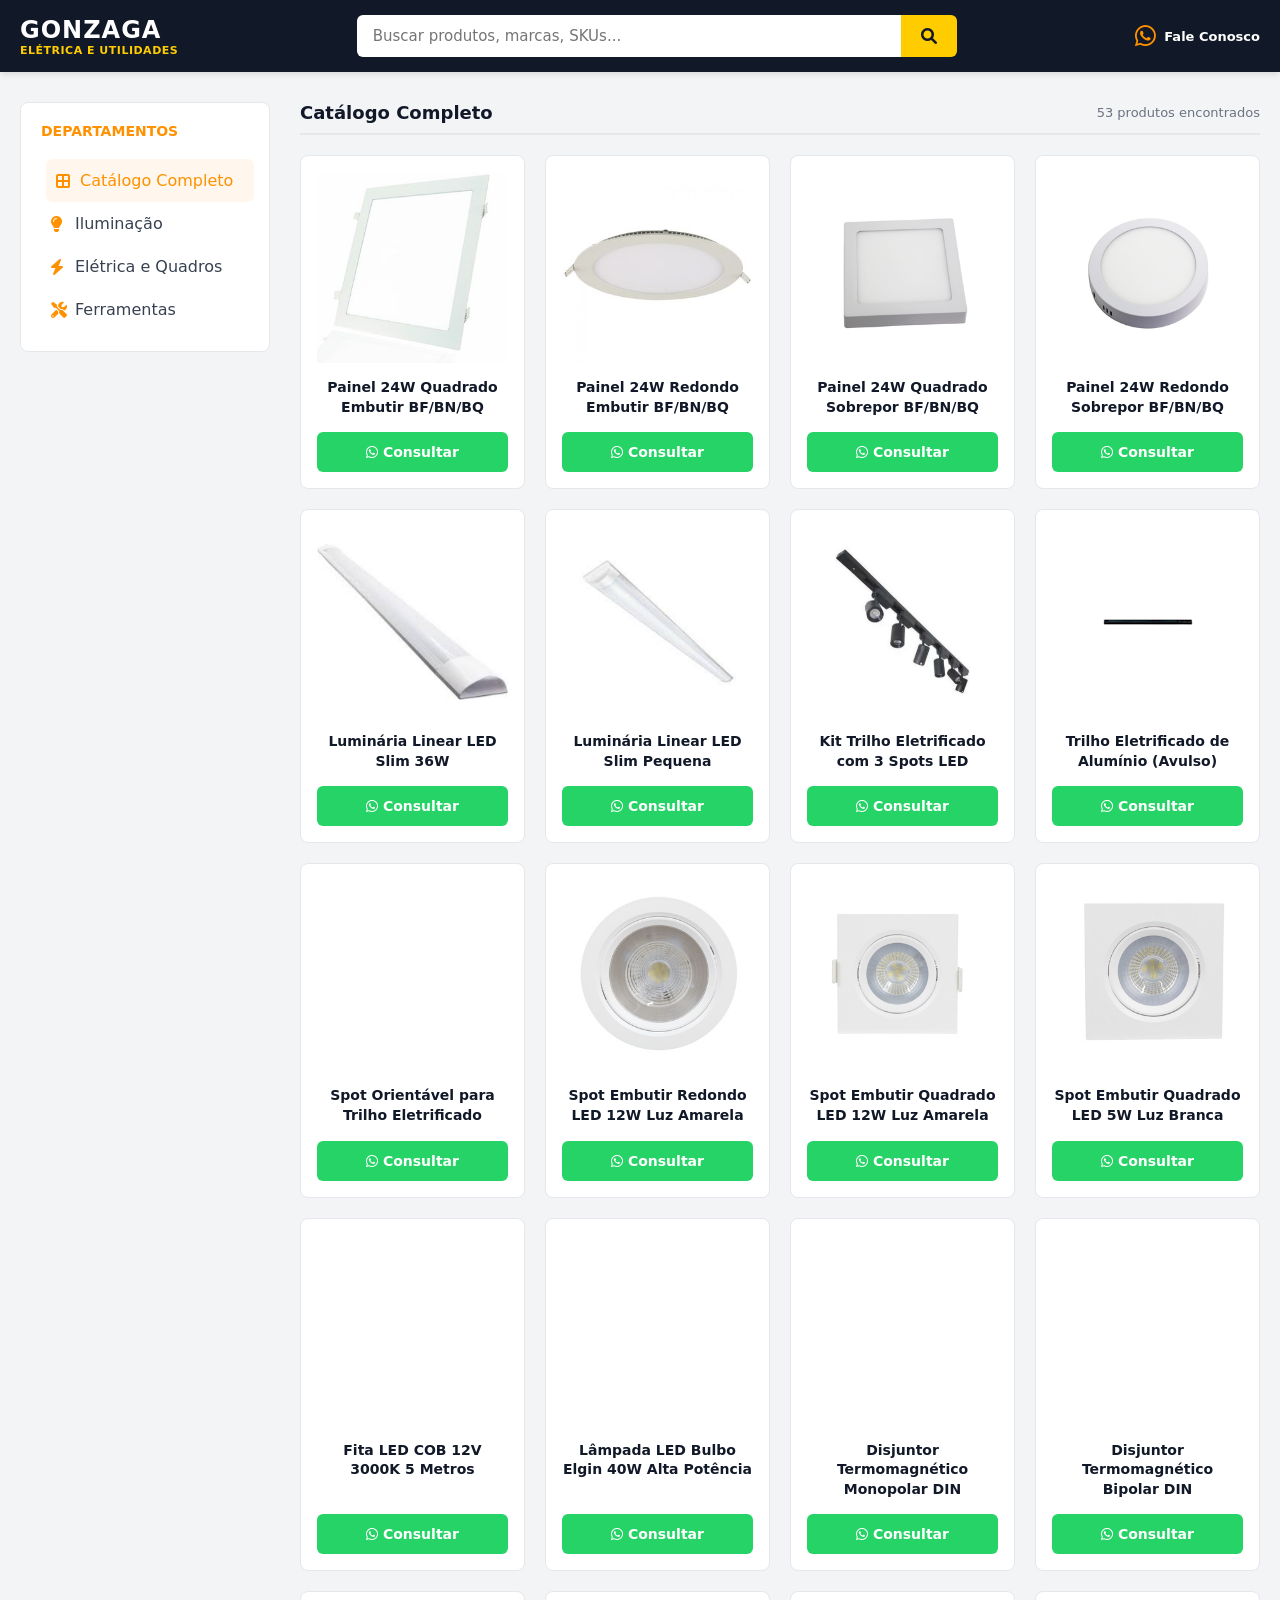
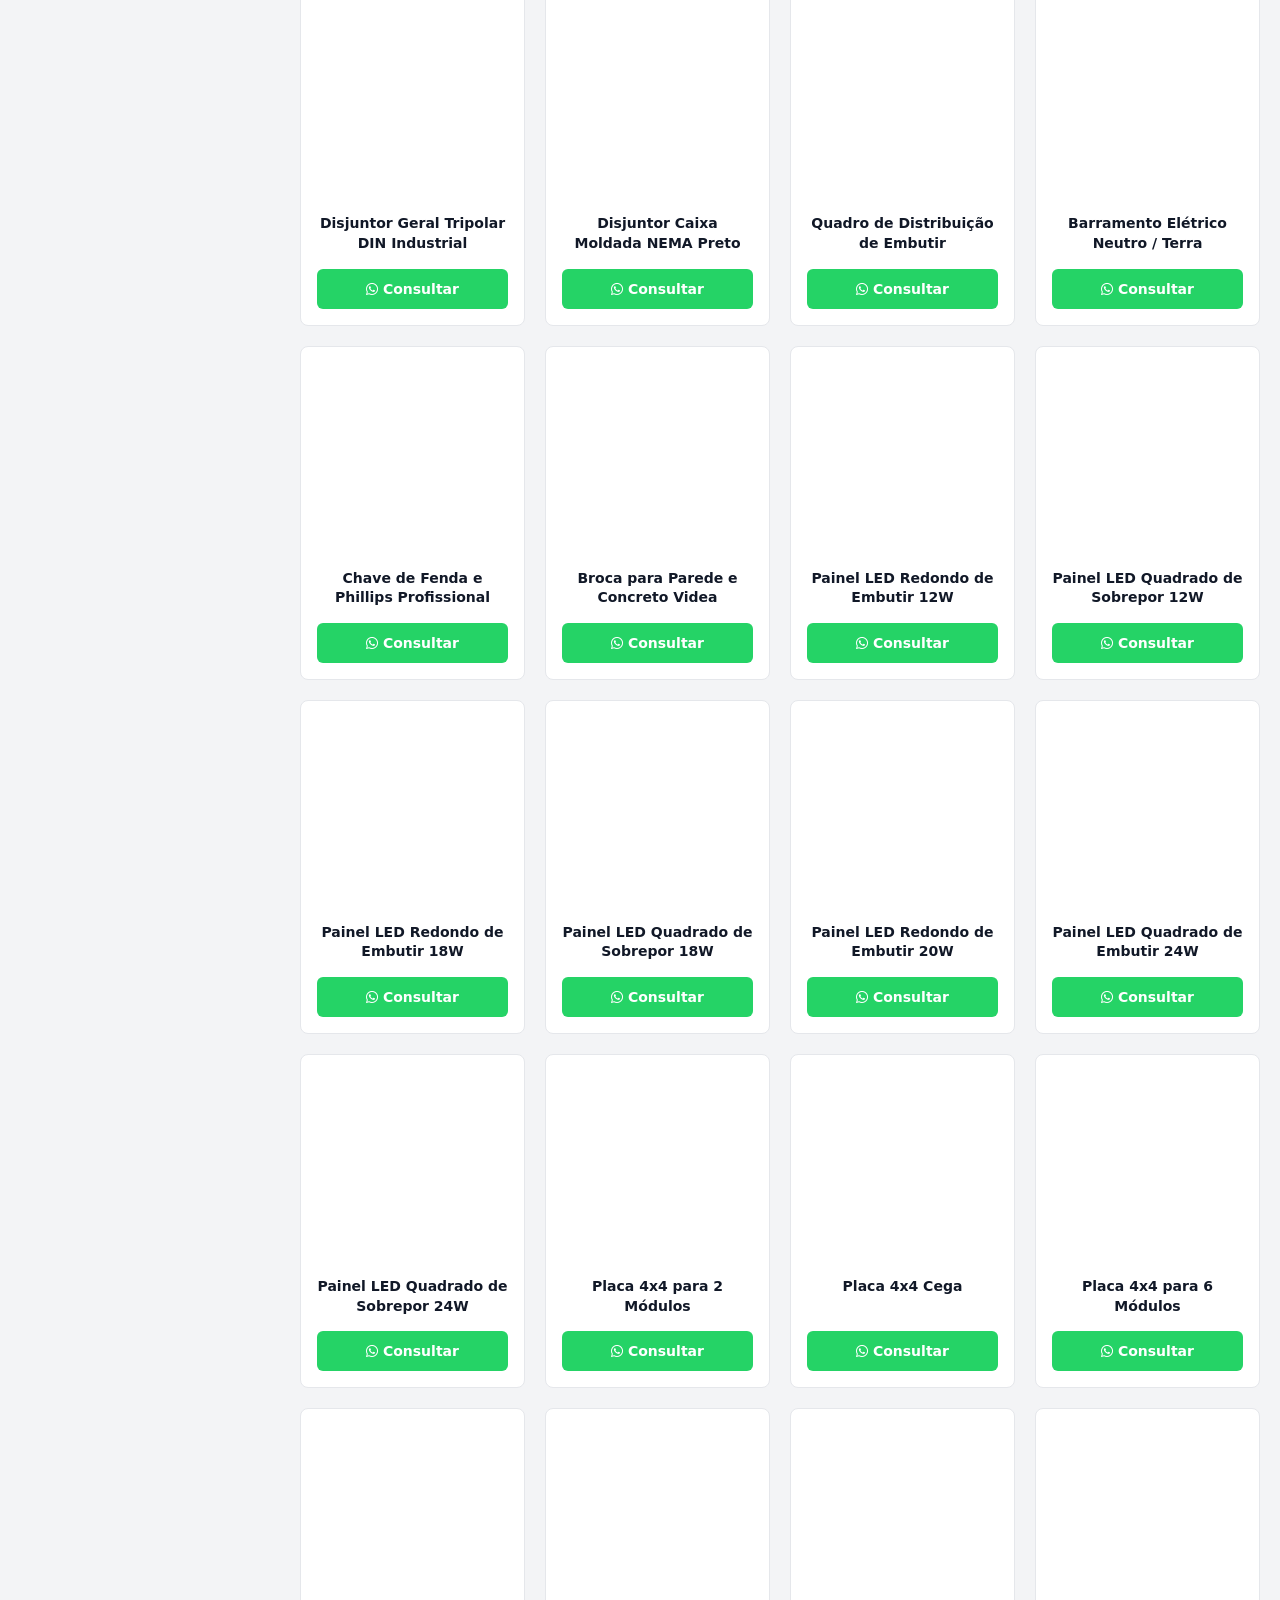
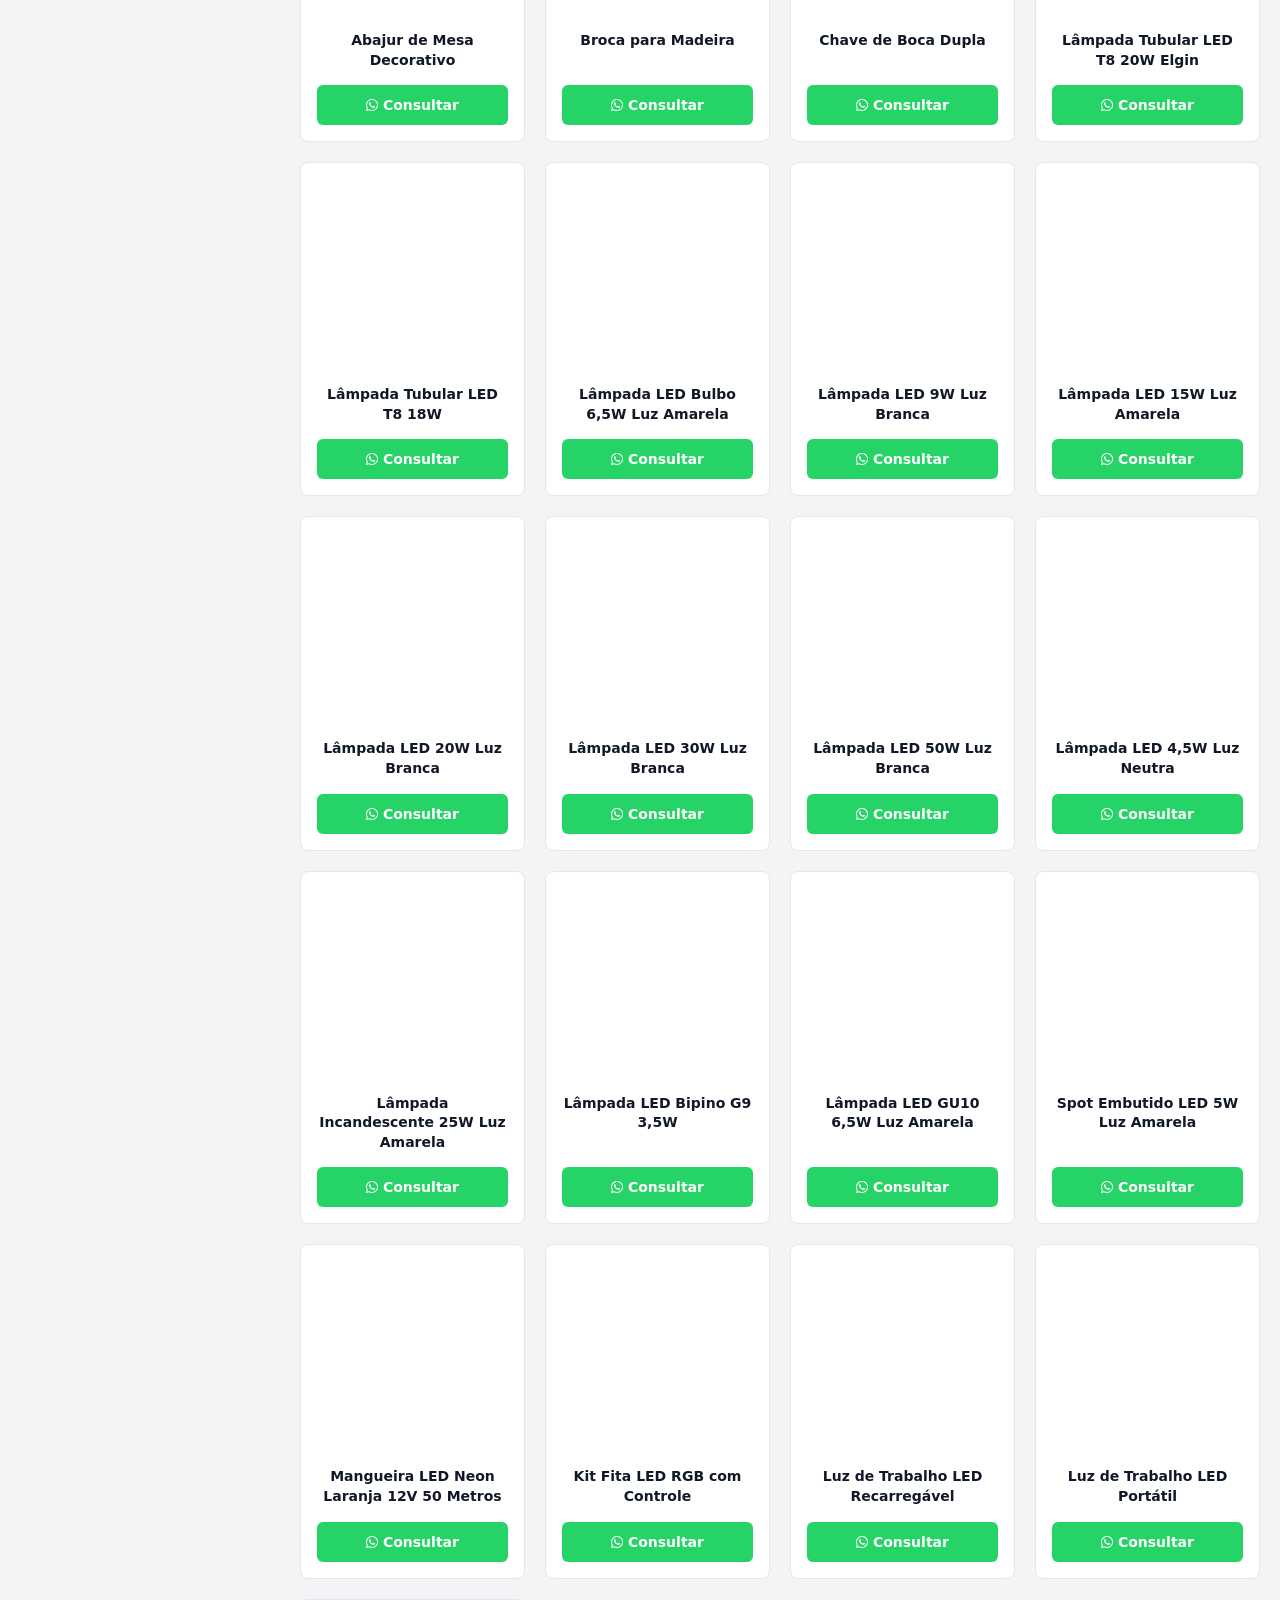
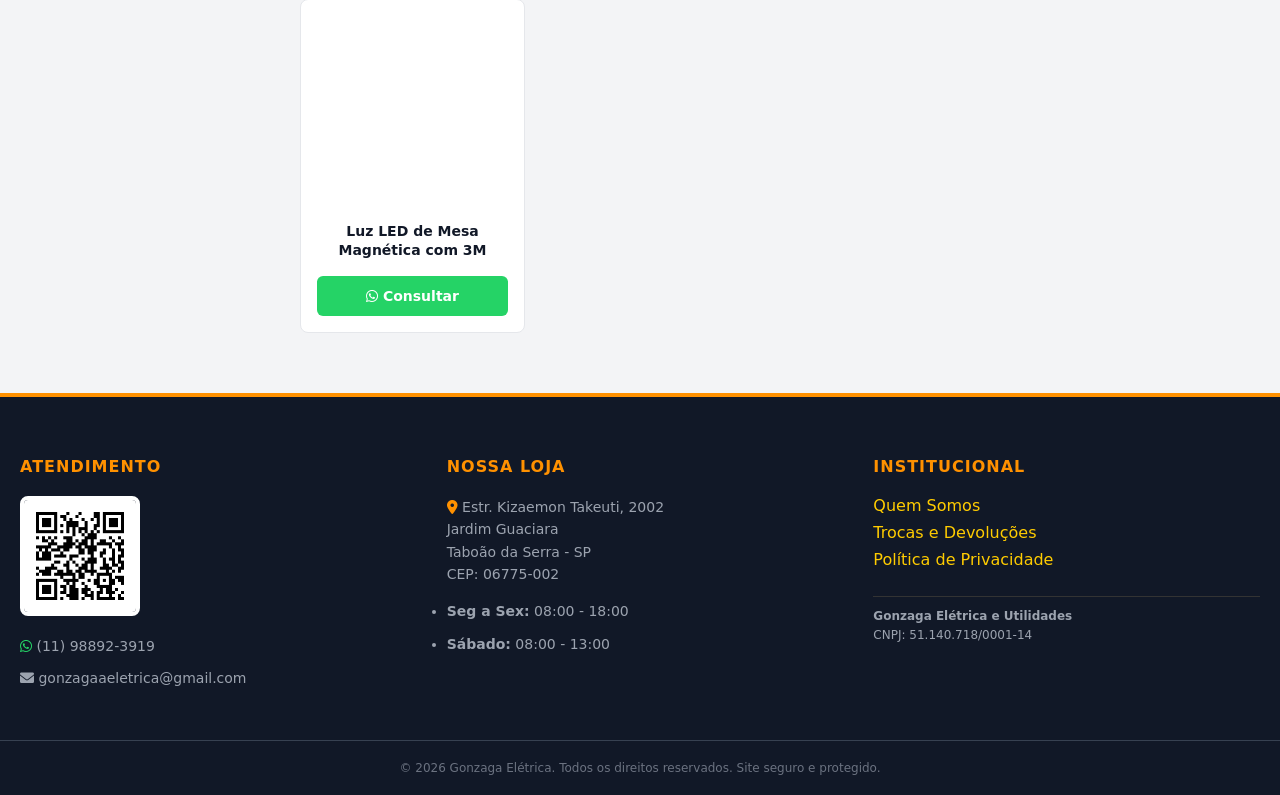
<file: index.html>
<!DOCTYPE html>
<html lang="pt-br">
<head>
    <meta charset="UTF-8">
    <meta name="viewport" content="width=device-width, initial-scale=1.0">
    <title>Gonzaga Elétrica e Utilidades | Materiais Elétricos em Taboão da Serra</title>
    <meta name="description" content="Especialistas em materiais elétricos, iluminação e utilidades em Taboão da Serra. Qualidade, preço justo e atendimento profissional. Solicite orçamento!">
    
    <link rel="apple-touch-icon" sizes="180x180" href="apple-touch-icon.png">
    <link rel="icon" type="image/png" sizes="32x32" href="favicon-32x32.png">
    <link rel="icon" type="image/png" sizes="16x16" href="favicon-16x16.png">
    <link rel="manifest" href="site.webmanifest">

    <script type="application/ld+json">
    {
      "@context": "https://schema.org",
      "@type": "HardwareStore",
      "name": "Gonzaga Elétrica",
      "image": "android-chrome-512x512.png",
      "telephone": "+5511988923919",
      "email": "gonzagaaeletrica@gmail.com",
      "address": {
        "@type": "PostalAddress",
        "streetAddress": "Estr. Kizaemon Takeuti, 2002",
        "addressLocality": "Taboão da Serra",
        "addressRegion": "SP",
        "postalCode": "06775-002",
        "addressCountry": "BR"
      }
    }
    </script>

    <link rel="stylesheet" href="https://cdnjs.cloudflare.com/ajax/libs/font-awesome/6.0.0/css/all.min.css">
    <link rel="stylesheet" href="style.css">
</head>
<body>
    <header class="main-header">
        <div class="container header-flex">
            <a href="index.html" class="logo" aria-label="Ir para a página inicial">
                <h1>GONZAGA</h1>
                <span>ELÉTRICA E UTILIDADES</span>
            </a>
            <div class="search-container">
                <input type="text" id="main-search" placeholder="Buscar produtos, marcas, SKUs..." aria-label="Buscar produtos">
                <button type="submit" aria-label="Pesquisar"><i class="fa-solid fa-magnifying-glass"></i></button>
            </div>
            <a href="contato.html" style="color:white; text-decoration:none; display:flex; align-items:center; gap:8px;">
                <i class="fa-brands fa-whatsapp" style="color: #ff9100; font-size: 24px;"></i>
                <span style="font-size: 13px; font-weight: 600;">Fale Conosco</span>
            </a>
        </div>
    </header>

    <main class="main-content container">
        <aside class="sidebar">
            <h3 style="margin-bottom: 20px; font-size: 14px; text-transform: uppercase; color: #ff9100;">Departamentos</h3>
            <nav class="category-menu">
                <ul>
                    <li class="category-item active" data-category="todos"><a href="#"><i class="fa-solid fa-border-all"></i> Catálogo Completo</a></li>
                    <li class="category-item" data-category="iluminacao"><a href="#"><i class="fa-solid fa-lightbulb"></i> Iluminação</a></li>
                    <li class="category-item" data-category="eletrica"><a href="#"><i class="fa-solid fa-bolt"></i> Elétrica e Quadros</a></li>
                    <li class="category-item" data-category="ferramentas"><a href="#"><i class="fa-solid fa-screwdriver-wrench"></i> Ferramentas</a></li>
                </ul>
            </nav>
        </aside>

        <section style="flex: 1;">
            <div style="margin-bottom: 20px; display: flex; justify-content: space-between; align-items: center; border-bottom: 2px solid #e5e7eb; padding-bottom: 10px;">
                <h2 id="current-category-name" style="font-size: 18px; color: #111827;">Catálogo Completo</h2>
                <span id="product-count" style="font-size: 13px; color: #6b7280; font-weight: 500;">Carregando...</span>
            </div>
            <div class="products-grid" id="products-grid"></div>
        </section>
    </main>

    <footer class="main-footer">
        <div class="container footer-grid">
            <div class="footer-column">
                <h3>Atendimento</h3>
                <img src="img/whatsapp_qr.png" alt="QR Code WhatsApp" class="footer-qr">
                <p><i class="fa-brands fa-whatsapp" style="color:#25d366;"></i> (11) 98892-3919</p>
                <p><i class="fa-solid fa-envelope"></i> gonzagaaeletrica@gmail.com</p>
            </div>
            <div class="footer-column">
                <h3>Nossa Loja</h3>
                <p><i class="fa-solid fa-location-dot" style="color: #ff9100;"></i> Estr. Kizaemon Takeuti, 2002<br>Jardim Guaciara<br>Taboão da Serra - SP<br>CEP: 06775-002</p>
                <ul style="margin-top: 15px;">
                    <li><strong>Seg a Sex:</strong> 08:00 - 18:00</li>
                    <li><strong>Sábado:</strong> 08:00 - 13:00</li>
                </ul>
            </div>
            <div class="footer-column">
                <h3>Institucional</h3>
                <a href="institucional.html#quem-somos" class="footer-link">Quem Somos</a>
                <a href="institucional.html#trocas" class="footer-link">Trocas e Devoluções</a>
                <a href="institucional.html#privacidade" class="footer-link">Política de Privacidade</a>
                <br>
                <p style="font-size: 12px; border-top: 1px solid #333; padding-top: 10px;">
                    <strong>Gonzaga Elétrica e Utilidades</strong><br>
                    CNPJ: 51.140.718/0001-14
                </p>
            </div>
        </div>
        <div class="footer-bottom container">
            <p>© 2026 Gonzaga Elétrica. Todos os direitos reservados. Site seguro e protegido.</p>
        </div>
    </footer>

    <script src="bancodedados.js?v=20260722"></script>
    <script src="script.js?v=20260722"></script>
</body>
</html>
</file>
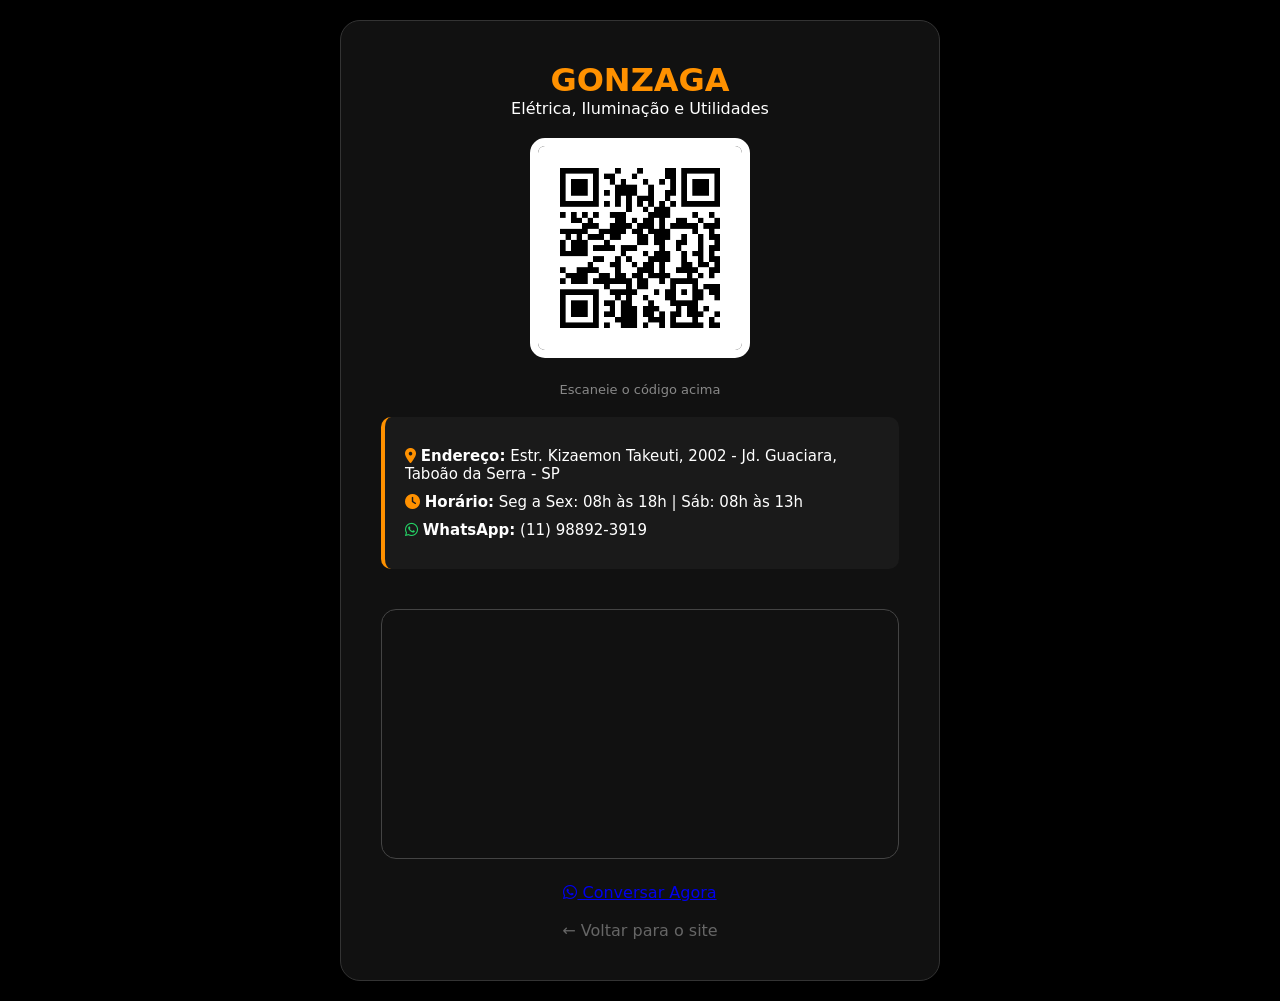
<file: contato.html>
<!DOCTYPE html>
<html lang="pt-br">
<head>
    <meta charset="UTF-8">
    <meta name="viewport" content="width=device-width, initial-scale=1.0">
    <title>Contato - Gonzaga Elétrica</title>
    <link rel="stylesheet" href="style.css">
    <link rel="stylesheet" href="https://cdnjs.cloudflare.com/ajax/libs/font-awesome/6.0.0/css/all.min.css">
    <style>
        body { background-color: #000; color: #fff; display: flex; flex-direction: column; align-items: center; min-height: 100vh; padding: 20px; }
        .contato-card { background: #111; padding: 40px; border-radius: 20px; border: 1px solid #333; text-align: center; max-width: 600px; width: 100%; box-shadow: 0 10px 30px rgba(0,0,0,0.5); }
        .qrcode-box img { width: 220px; border: 8px solid #fff; border-radius: 15px; margin: 20px 0; transition: transform 0.3s; }
        .qrcode-box img:hover { transform: scale(1.05); }
        .info-detalhe { margin: 20px 0; text-align: left; background: #1a1a1a; padding: 20px; border-radius: 10px; border-left: 4px solid #ff9100; }
        .info-detalhe p { margin: 10px 0; font-size: 15px; }
        .mapa-contato { width: 100%; height: 250px; border-radius: 15px; margin: 20px 0; border: 1px solid #444; }
    </style>
</head>
<body>
    <div class="contato-card">
        <h1 style="color: #ff9100;">GONZAGA</h1>
        <p>Elétrica, Iluminação e Utilidades</p>

        <div class="qrcode-box">
            <img src="img/whatsapp_qr.png" alt="Escaneie para falar conosco">
            <p style="font-size: 13px; color: #888;">Escaneie o código acima</p>
        </div>

        <div class="info-detalhe">
            <p><i class="fa-solid fa-location-dot" style="color:#ff9100"></i> <strong>Endereço:</strong> Estr. Kizaemon Takeuti, 2002 - Jd. Guaciara, Taboão da Serra - SP</p>
            <p><i class="fa-solid fa-clock" style="color:#ff9100"></i> <strong>Horário:</strong> Seg a Sex: 08h às 18h | Sáb: 08h às 13h</p>
            <p><i class="fa-brands fa-whatsapp" style="color:#25d366"></i> <strong>WhatsApp:</strong> (11) 98892-3919</p>
        </div>

        <iframe class="mapa-contato" src="https://www.google.com/maps/embed?pb=!1m18!1m12!1m3!1d3655.666277258019!2d-46.7925567!3d-23.61625!2m3!1f0!2f0!3f0!3m2!1i1024!2i768!4f13.1!3m3!1m2!1s0x94ce52627e4e137b%3A0x6792348577a6f23e!2sEstrada%20Kizaemon%20Takeuti%2C%202002!5e0!3m2!1spt-BR!2sbr!4v1715012345678!5m2!1spt-BR!2sbr" allowfullscreen="" loading="lazy"></iframe>

        <a href="https://wa.me/5511988923919?text=Olá,%20vim%20pelo%20site" target="_blank" class="btn-route-pill">
            <i class="fa-brands fa-whatsapp"></i> Conversar Agora
        </a>

        <br><br>
        <a href="index.html" style="color: #666; text-decoration: none;">← Voltar para o site</a>
    </div>
</body>
</html>
</file>
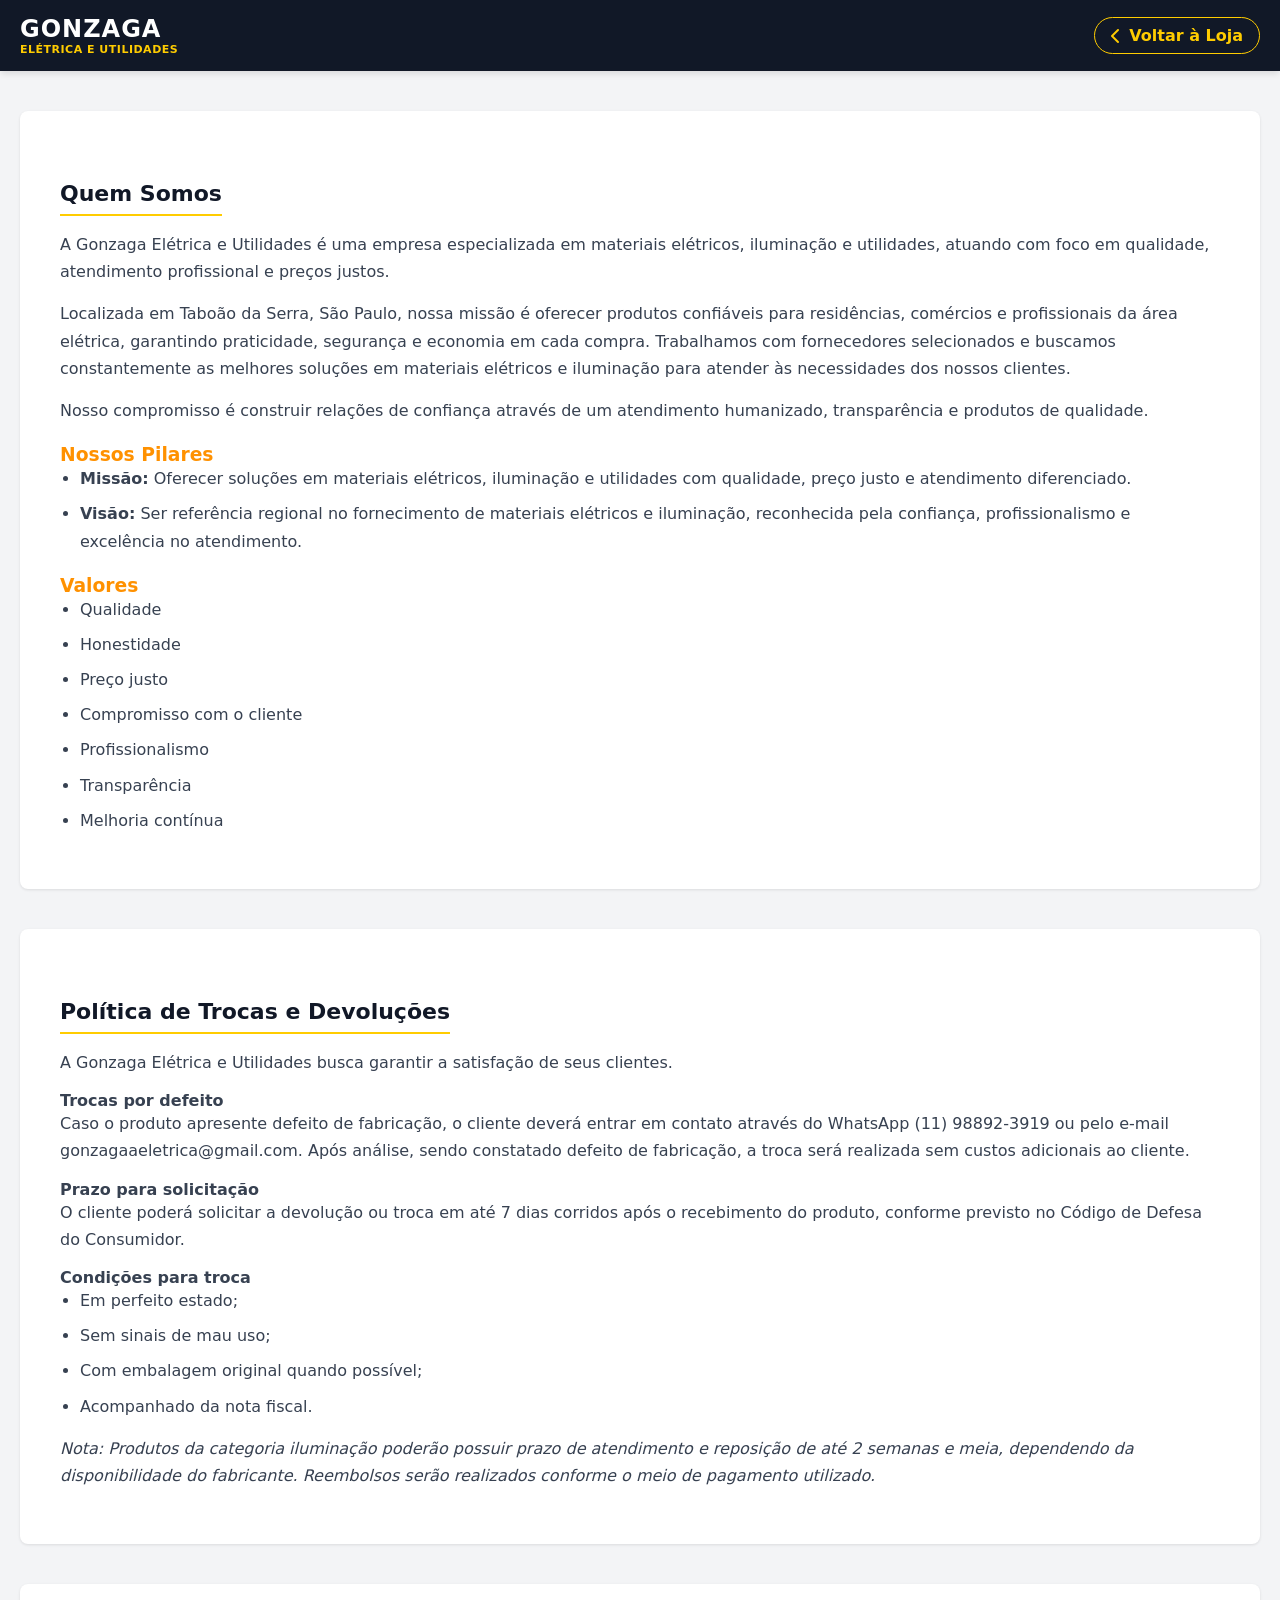
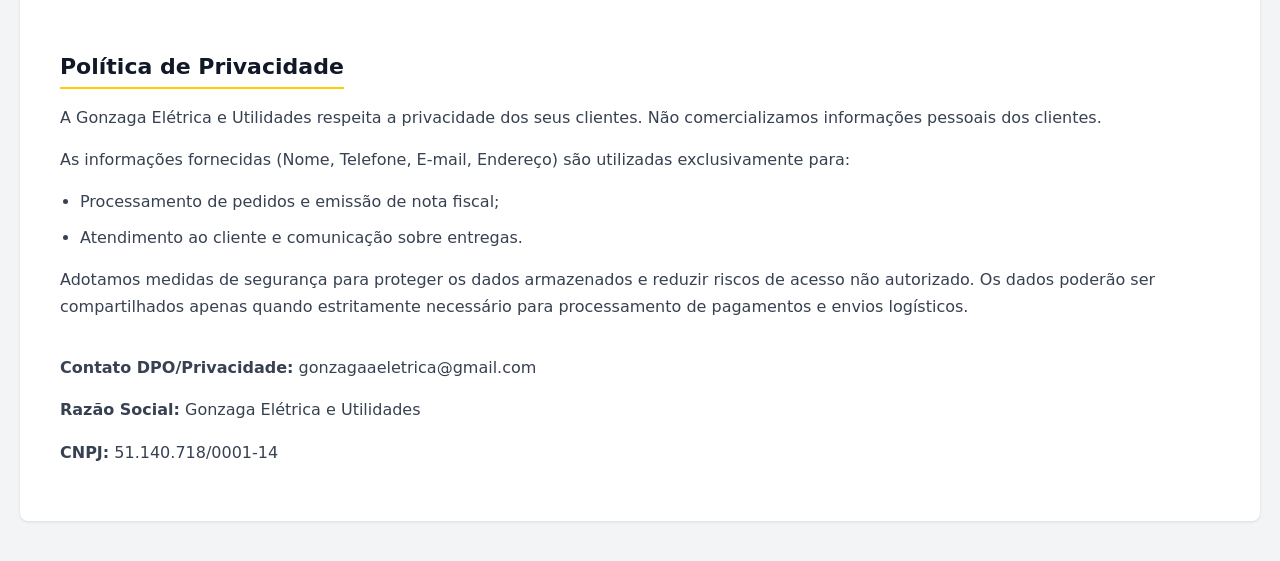
<file: institucional.html>
<!DOCTYPE html>
<html lang="pt-br">

<head>
    <meta charset="UTF-8">
    <meta name="viewport" content="width=device-width, initial-scale=1.0">
    <title>Institucional - Gonzaga Elétrica</title>
    <link rel="apple-touch-icon" sizes="180x180" href="apple-touch-icon.png">
    <link rel="icon" type="image/png" sizes="32x32" href="favicon-32x32.png">
    <link rel="icon" type="image/png" sizes="16x16" href="favicon-16x16.png">
    <link rel="manifest" href="site.webmanifest">
    <link rel="stylesheet" href="https://cdnjs.cloudflare.com/ajax/libs/font-awesome/6.0.0/css/all.min.css">
    <link rel="stylesheet" href="style.css">
</head>

<body>
    <header class="main-header">
        <div class="container header-flex">
            <a href="index.html" class="logo">
                <h1>GONZAGA</h1><span>ELÉTRICA E UTILIDADES</span>
            </a>
            <div class="back-button-wrapper">
                <a href="index.html" class="btn-back-styled"><i class="fa-solid fa-chevron-left"></i> Voltar à Loja</a>
            </div>
        </div>
    </header>

    <main class="container" style="margin-top: 40px;">
        <div class="inst-content" id="quem-somos">
            <h2>Quem Somos</h2>
            <p>A Gonzaga Elétrica e Utilidades é uma empresa especializada em materiais elétricos, iluminação e
                utilidades, atuando com foco em qualidade, atendimento profissional e preços justos.</p>
            <p>Localizada em Taboão da Serra, São Paulo, nossa missão é oferecer produtos confiáveis para residências,
                comércios e profissionais da área elétrica, garantindo praticidade, segurança e economia em cada compra.
                Trabalhamos com fornecedores selecionados e buscamos constantemente as melhores soluções em materiais
                elétricos e iluminação para atender às necessidades dos nossos clientes.</p>
            <p>Nosso compromisso é construir relações de confiança através de um atendimento humanizado, transparência e
                produtos de qualidade.</p>

            <h3 style="margin-top:20px; color:#ff9100;">Nossos Pilares</h3>
            <ul>
                <li><strong>Missão:</strong> Oferecer soluções em materiais elétricos, iluminação e utilidades com
                    qualidade, preço justo e atendimento diferenciado.</li>
                <li><strong>Visão:</strong> Ser referência regional no fornecimento de materiais elétricos e iluminação,
                    reconhecida pela confiança, profissionalismo e excelência no atendimento.</li>
            </ul>
            <h3 style="margin-top:20px; color:#ff9100;">Valores</h3>
            <ul>
                <li>Qualidade</li>
                <li>Honestidade</li>
                <li>Preço justo</li>
                <li>Compromisso com o cliente</li>
                <li>Profissionalismo</li>
                <li>Transparência</li>
                <li>Melhoria contínua</li>
            </ul>
        </div>

        <div class="inst-content" id="trocas">
            <h2>Política de Trocas e Devoluções</h2>
            <p>A Gonzaga Elétrica e Utilidades busca garantir a satisfação de seus clientes.</p>

            <h3 style="margin-top:15px; font-size:16px;">Trocas por defeito</h3>
            <p>Caso o produto apresente defeito de fabricação, o cliente deverá entrar em contato através do WhatsApp
                (11) 98892-3919 ou pelo e-mail gonzagaaeletrica@gmail.com. Após análise, sendo constatado defeito de
                fabricação, a troca será realizada sem custos adicionais ao cliente.</p>

            <h3 style="margin-top:15px; font-size:16px;">Prazo para solicitação</h3>
            <p>O cliente poderá solicitar a devolução ou troca em até 7 dias corridos após o recebimento do produto,
                conforme previsto no Código de Defesa do Consumidor.</p>

            <h3 style="margin-top:15px; font-size:16px;">Condições para troca</h3>
            <ul>
                <li>Em perfeito estado;</li>
                <li>Sem sinais de mau uso;</li>
                <li>Com embalagem original quando possível;</li>
                <li>Acompanhado da nota fiscal.</li>
            </ul>
            <p><em>Nota: Produtos da categoria iluminação poderão possuir prazo de atendimento e reposição de até 2
                    semanas e meia, dependendo da disponibilidade do fabricante. Reembolsos serão realizados conforme o
                    meio de pagamento utilizado.</em></p>
        </div>

        <div class="inst-content" id="privacidade">
            <h2>Política de Privacidade</h2>
            <p>A Gonzaga Elétrica e Utilidades respeita a privacidade dos seus clientes. Não comercializamos informações
                pessoais dos clientes.</p>
            <p>As informações fornecidas (Nome, Telefone, E-mail, Endereço) são utilizadas exclusivamente para:</p>
            <ul>
                <li>Processamento de pedidos e emissão de nota fiscal;</li>
                <li>Atendimento ao cliente e comunicação sobre entregas.</li>
            </ul>
            <p>Adotamos medidas de segurança para proteger os dados armazenados e reduzir riscos de acesso não
                autorizado. Os dados poderão ser compartilhados apenas quando estritamente necessário para processamento
                de pagamentos e envios logísticos.</p>
            <br>
            <p><strong>Contato DPO/Privacidade:</strong> gonzagaaeletrica@gmail.com</p>
            <p><strong>Razão Social:</strong> Gonzaga Elétrica e Utilidades</p>
            <p><strong>CNPJ:</strong> 51.140.718/0001-14</p>
        </div>
    </main>
</body>

</html>
</file>
<file: style.css>
:root {
    --primary-black: #111827;
    --primary-white: #ffffff;
    --brand-yellow: #ffcc00;
    --brand-orange: #ff9100;
    --whatsapp-green: #25d366;
    --text-dark: #374151;
    --text-muted: #6b7280;
    --bg-light: #f3f4f6;
    --border-color: #e5e7eb;
    --transition-smooth: all 0.3s cubic-bezier(0.4, 0, 0.2, 1);
}

* { margin: 0; padding: 0; box-sizing: border-box; font-family: 'Inter', system-ui, sans-serif; }
body { background: var(--bg-light); color: var(--text-dark); display: flex; flex-direction: column; min-height: 100vh; }
.container { max-width: 1280px; margin: 0 auto; padding: 0 20px; }

/* HEADER */
.main-header { background: var(--primary-black); color: var(--primary-white); padding: 15px 0; position: sticky; top: 0; z-index: 100; box-shadow: 0 4px 6px -1px rgba(0,0,0,0.1); }
.header-flex { display: flex; justify-content: space-between; align-items: center; gap: 20px;}
.logo { display: flex; flex-direction: column; text-decoration: none; color: white;}
.logo h1 { font-size: 24px; font-weight: 900; letter-spacing: 1px; margin:0;}
.logo span { font-size: 11px; color: var(--brand-yellow); font-weight: 600; letter-spacing: 0.5px;}

.search-container { flex: 1; max-width: 600px; display: flex; border-radius: 6px; overflow: hidden; }
.search-container input { width: 100%; padding: 12px 16px; border: none; outline: none; font-size: 15px; }
.search-container button { background: var(--brand-yellow); border: none; padding: 0 20px; cursor: pointer; transition: var(--transition-smooth); color: var(--primary-black); font-size: 16px;}
.search-container button:hover { background: var(--brand-orange); }

/* GRID E CARDS */
.main-content { display: flex; gap: 30px; margin-top: 30px; flex: 1;}
.main-content > section { flex: 1; min-width: 0; }
.sidebar { width: 250px; background: var(--primary-white); border-radius: 8px; padding: 20px; border: 1px solid var(--border-color); height: fit-content; position: sticky; top: 100px; }
.category-menu ul { list-style: none; }
.category-item a { text-decoration: none; color: var(--text-dark); display: flex; align-items: center; padding: 12px 10px; border-radius: 6px; transition: var(--transition-smooth); font-weight: 500;}
.category-item a i { width: 24px; color: var(--brand-orange); }
.category-item.active a, .category-item a:hover { background: #fff7ed; color: var(--brand-orange); transform: translateX(5px); }

.products-grid { display: grid; grid-template-columns: repeat(4, 1fr); gap: 20px; width: 100%; margin-top: 20px;}
.product-card { background: var(--primary-white); padding: 16px; border-radius: 8px; border: 1px solid var(--border-color); transition: var(--transition-smooth); display: flex; flex-direction: column; }
.product-card:hover { transform: translateY(-4px); box-shadow: 0 10px 15px -3px rgba(0,0,0,0.1); border-color: var(--brand-yellow); }
.card-link { text-decoration: none; color: inherit; flex: 1; display: flex; flex-direction: column;}
.img-wrapper { aspect-ratio: 1; display: flex; align-items: center; justify-content: center; background: #fff; margin-bottom: 15px; overflow: hidden;}
.prod-img { max-width: 100%; max-height: 100%; object-fit: contain; transition: var(--transition-smooth); mix-blend-mode: multiply;}
.product-card:hover .prod-img { transform: scale(1.08); }
.card-title { font-size: 14px; font-weight: 600; color: var(--primary-black); line-height: 1.4; margin-bottom: 15px; text-align: center;}

.product-badges { display: flex; flex-wrap: wrap; gap: 10px; margin: 8px 0 18px; }
.product-badge { display: inline-flex; align-items: center; gap: 8px; padding: 8px 12px; border-radius: 999px; font-size: 12px; font-weight: 700; border: 1px solid var(--border-color); background: #fff7ed; color: var(--primary-black); }
.product-badge i { color: var(--brand-orange); }
.badge-bivolt { background: #ecfeff; border-color: #67e8f9; }
.badge-original { background: #fef3c7; border-color: #f59e0b; color: #78350f; }
.badge-industrial { background: #f5f3ff; border-color: #8b5cf6; color: #4c1d95; }
.badge-delivery { background: #ecfdf5; border-color: #34d399; color: #065f46; }

.gallery-shell { display: flex; flex-direction: column; gap: 16px; width: 100%; }
.main-image-container { position: relative; cursor: zoom-in; }
.zoom-hint { position: absolute; bottom: 16px; right: 16px; background: rgba(17, 24, 39, 0.8); color: white; border: none; border-radius: 999px; padding: 10px 12px; display: inline-flex; align-items: center; gap: 8px; }
.gallery-thumbs { display: flex; flex-wrap: wrap; gap: 10px; }
.thumb-btn { width: 74px; height: 74px; padding: 4px; border: 2px solid var(--border-color); border-radius: 12px; overflow: hidden; background: white; cursor: pointer; transition: var(--transition-smooth); }
.thumb-btn.active { border-color: var(--brand-orange); box-shadow: 0 0 0 2px rgba(255, 145, 0, 0.16); }
.thumb-btn img { width: 100%; height: 100%; object-fit: cover; display: block; }
.image-zoom-modal { position: fixed; inset: 0; background: rgba(2, 6, 23, 0.8); display: none; align-items: center; justify-content: center; padding: 20px; z-index: 200; }
.image-zoom-modal.active { display: flex; }
.image-zoom-content { position: relative; max-width: min(100%, 900px); background: white; border-radius: 24px; padding: 20px; box-shadow: 0 20px 50px rgba(15, 23, 42, 0.25); }
.image-zoom-content img { width: 100%; max-height: 80vh; object-fit: contain; border-radius: 16px; }
.image-zoom-close { position: absolute; top: 12px; right: 12px; width: 40px; height: 40px; border-radius: 50%; border: none; background: rgba(17, 24, 39, 0.85); color: white; cursor: pointer; }
.image-zoom-caption { margin-top: 12px; color: var(--text-muted); font-size: 13px; text-align: center; }
.tech-highlights { display: grid; grid-template-columns: repeat(2, minmax(0, 1fr)); gap: 16px; margin-top: 16px; }
.tech-card { background: white; border: 1px solid var(--border-color); border-radius: 16px; padding: 16px; display: flex; align-items: flex-start; gap: 12px; }
.tech-card-icon { width: 44px; height: 44px; min-width: 44px; border-radius: 50%; background: #fff7ed; color: var(--brand-orange); display: grid; place-items: center; font-size: 18px; }
.tech-card span { display: block; font-size: 12px; text-transform: uppercase; letter-spacing: 0.08em; color: var(--text-muted); margin-bottom: 4px; }
.tech-card strong { display: block; font-size: 15px; color: var(--primary-black); }
.related-products { margin-top: 32px; }
.related-grid { display: grid; grid-template-columns: repeat(auto-fit, minmax(200px, 1fr)); gap: 16px; margin-top: 14px; }
.related-card { background: white; border: 1px solid var(--border-color); border-radius: 18px; padding: 14px; display: flex; flex-direction: column; gap: 10px; }
.related-card img { width: 100%; aspect-ratio: 1; object-fit: contain; border-radius: 12px; background: #f9fafb; padding: 8px; }
.related-card h3 { font-size: 14px; color: var(--primary-black); line-height: 1.4; }
.related-card a { margin-top: auto; color: var(--brand-orange); font-weight: 600; text-decoration: none; }
.related-card a:hover { text-decoration: underline; }

/* BOTOES */
.btn-consultar { background: var(--whatsapp-green); color: white; border: none; padding: 12px; border-radius: 6px; font-weight: 700; cursor: pointer; transition: var(--transition-smooth); width: 100%; font-size: 14px;}
.btn-consultar:hover { background: #1da851; transform: scale(1.02); }
.btn-back-styled { display: inline-flex; align-items: center; gap: 8px; background: transparent; color: var(--brand-yellow); text-decoration: none; font-weight: 600; border: 1px solid var(--brand-yellow); padding: 8px 16px; border-radius: 20px; transition: var(--transition-smooth);}
.btn-back-styled:hover { background: var(--brand-yellow); color: var(--primary-black); }

/* ESTADOS */
.empty-state { grid-column: 1 / -1; text-align: center; padding: 60px 20px; color: var(--text-muted); }
.empty-state i { font-size: 48px; margin-bottom: 15px; opacity: 0.5; }

/* FOOTER */
.main-footer { background: var(--primary-black); color: var(--primary-white); padding: 60px 0 20px; margin-top: 60px; border-top: 4px solid var(--brand-orange); }
.footer-grid { display: grid; grid-template-columns: repeat(auto-fit, minmax(250px, 1fr)); gap: 40px; }
.footer-column h3 { color: var(--brand-orange); margin-bottom: 20px; font-size: 16px; text-transform: uppercase; letter-spacing: 1px;}
.footer-column p, .footer-column li { color: #9ca3af; font-size: 14px; line-height: 1.6; margin-bottom: 10px;}
.footer-qr { width: 120px; border-radius: 8px; margin-bottom: 15px; border: 4px solid white;}
.footer-link { color: var(--brand-yellow); text-decoration: none; transition: var(--transition-smooth); display: block; margin-bottom: 8px;}
.footer-link:hover { color: var(--primary-white); text-decoration: underline;}
.footer-bottom { text-align: center; border-top: 1px solid #374151; padding-top: 20px; margin-top: 40px; font-size: 12px; color: #6b7280; }

@media (max-width: 1024px) {
    .main-content { flex-direction: column; }
    .sidebar { width: 100%; position: relative; top: 0; }
    .header-flex { flex-wrap: wrap; }
    .search-container { order: 3; max-width: 100%; margin: 10px 0 0 0; }
    .products-grid { grid-template-columns: repeat(3, 1fr); }
}

@media (max-width: 768px) {
    .main-content { gap: 20px; }
    .products-grid { grid-template-columns: repeat(2, 1fr); }
    .card-title { font-size: 13px; }
    .category-item a { font-size: 14px; }
    .footer-grid { grid-template-columns: 1fr; }
}

/* PAGINA DE PRODUTO */
.product-layout {
    display: grid;
    grid-template-columns: 1.2fr 0.8fr;
    gap: 32px;
    align-items: start;
}

.product-gallery,
.product-info-column,
.product-description-section {
    background: #f8fafb;
    border-radius: 24px;
    padding: 28px;
    box-shadow: 0 24px 40px rgba(15, 23, 42, 0.06);
}

.product-gallery {
    display: flex;
    justify-content: center;
    align-items: center;
    min-height: 460px;
}

.main-image-container {
    width: 100%;
    max-width: 560px;
    overflow: hidden;
    border-radius: 24px;
    background: #ffffff;
    display: flex;
    align-items: center;
    justify-content: center;
    padding: 24px;
    touch-action: none;
    position: relative;
}

.main-image-container img {
    width: 100%;
    height: auto;
    object-fit: contain;
    transform-origin: center center;
    transform: scale(var(--zoom-scale, 1));
    transition: transform 0.16s ease-out;
    will-change: transform;
}

.main-image-container.is-zoomed {
    cursor: zoom-out;
}

.main-image-container .image-preview-cursor {
    position: absolute;
    width: 96px;
    height: 96px;
    border-radius: 16px;
    border: 2px solid rgba(255,255,255,0.95);
    box-shadow: 0 12px 30px rgba(15, 23, 42, 0.18);
    pointer-events: none;
    opacity: 0;
    transform: translate(-50%, -50%);
    background-repeat: no-repeat;
    background-size: cover;
    background-position: center;
    backdrop-filter: blur(3px);
    z-index: 6;
}

.main-image-container .image-preview-cursor.active {
    opacity: 0.92;
}

.product-info-column {
    display: flex;
    flex-direction: column;
    gap: 20px;
}

.sku-text {
    font-size: 13px;
    color: var(--text-muted);
    letter-spacing: 0.16em;
    text-transform: uppercase;
}

.product-title {
    font-size: 34px;
    line-height: 1.1;
    margin-bottom: 8px;
    color: var(--primary-black);
}

.rating-stars {
    display: flex;
    align-items: center;
    gap: 10px;
    color: #ffcc00;
}

.price-box {
    background: #ffffff;
    padding: 24px;
    border-radius: 20px;
    border: 1px solid #e5e7eb;
    display: grid;
    gap: 18px;
}

.price-label {
    font-size: 15px;
    color: var(--text-dark);
    font-weight: 600;
}

#btn-whats-detalhe {
    width: 100%;
    display: inline-flex;
    align-items: center;
    justify-content: center;
    gap: 10px;
    padding: 16px 18px;
    font-size: 15px;
    border-radius: 14px;
    border: none;
    background: var(--whatsapp-green);
    color: #ffffff;
    cursor: pointer;
    transition: var(--transition-smooth);
}

#btn-whats-detalhe:hover {
    background: #1da851;
    transform: translateY(-1px);
}

.delivery-card {
    display: grid;
    gap: 14px;
    padding-top: 4px;
}

.delivery-item {
    display: flex;
    gap: 15px;
    align-items: flex-start;
    background: #f8fafb;
    padding: 18px;
    border-radius: 16px;
    border: 1px solid #e5e7eb;
}

.delivery-item i {
    font-size: 22px;
    color: var(--brand-orange);
    margin-top: 4px;
}

.delivery-item strong {
    display: block;
    margin-bottom: 6px;
    color: var(--primary-black);
}

.product-description-section h2 {
    margin-top: 0;
    color: var(--primary-black);
    font-size: 22px;
    margin-bottom: 16px;
}

.product-description-section p {
    color: var(--text-dark);
    line-height: 1.8;
    margin-bottom: 24px;
}

.specs-table-wrapper {
    overflow-x: auto;
}

.specs-table {
    width: 100%;
    border-collapse: collapse;
    min-width: 320px;
}

.specs-table td {
    padding: 14px 16px;
    border-bottom: 1px solid #e5e7eb;
    color: var(--text-dark);
    font-size: 14px;
}

.specs-table tr:nth-child(odd) td {
    background: #f3f4f6;
}

@media (max-width: 900px) {
    .product-layout {
        grid-template-columns: 1fr;
    }

    .main-image-container {
        min-height: 320px;
        padding: 20px;
    }
}

@media (max-width: 780px) {
    .main-header { padding: 18px 0; }
    .header-flex { flex-direction: column; gap: 18px; }
    .logo { align-items: flex-start; }
    .search-container { order: 3; width: 100%; margin-top: 10px; }
    .search-container input { font-size: 14px; }
    .products-grid { grid-template-columns: repeat(auto-fill, minmax(180px, 1fr)); }
    .category-item a { font-size: 14px; }
    .footer-grid { grid-template-columns: 1fr; }
    .product-title { font-size: 28px; }
    .container { padding: 0 16px; }
}

@media (max-width: 580px) {
    .header-flex { align-items: stretch; }
    .logo { width: 100%; }
    .search-container { max-width: 100%; }
    .search-container button { padding: 12px 16px; }
    .products-grid { grid-template-columns: repeat(auto-fill, minmax(160px, 1fr)); }
    .product-title { font-size: 24px; }
    .price-box { padding: 18px; }
    .delivery-item { flex-direction: column; gap: 12px; }
    .delivery-item i { margin-top: 0; }
    .product-description-section { padding: 22px; }
}

/* PAGINA INSTITUCIONAL */
.inst-content { background: var(--primary-white); padding: 40px; border-radius: 8px; margin-bottom: 40px; box-shadow: 0 1px 3px rgba(0,0,0,0.1);}
.inst-content h2 { color: var(--primary-black); margin: 30px 0 15px; font-size: 22px; border-bottom: 2px solid var(--brand-yellow); padding-bottom: 8px; display: inline-block;}
.inst-content p { line-height: 1.7; margin-bottom: 15px; color: var(--text-dark); }
.inst-content ul { margin-left: 20px; margin-bottom: 15px; color: var(--text-dark); line-height: 1.7;}
.inst-content li { margin-bottom: 8px; }
/* Efeito Pulsar para o botão do WhatsApp */
@keyframes pulsar-whatsapp {
    0% { transform: scale(1); box-shadow: 0 0 0 0 rgba(37, 211, 102, 0.7); }
    70% { transform: scale(1.05); box-shadow: 0 0 0 15px rgba(37, 211, 102, 0); }
    100% { transform: scale(1); box-shadow: 0 0 0 0 rgba(37, 211, 102, 0); }
}

.btn-whatsapp-pulsar {
    animation: pulsar-whatsapp 2s infinite;
    background-color: #25d366 !important;
    border: none;
    color: white;
    cursor: pointer;
    padding: 15px;
    border-radius: 8px;
    font-weight: bold;
    display: inline-flex;
    align-items: center;
    justify-content: center;
    gap: 10px;
}

/* Ajustes de Responsividade */
@media (max-width: 1024px) {
    .product-layout { grid-template-columns: 1fr !important; }
}

@media (max-width: 768px) {
    .products-grid { grid-template-columns: repeat(auto-fill, minmax(150px, 1fr)) !important; }
    .header-flex { flex-direction: column; gap: 15px; }
    .search-container { width: 100%; }
}
</file>
